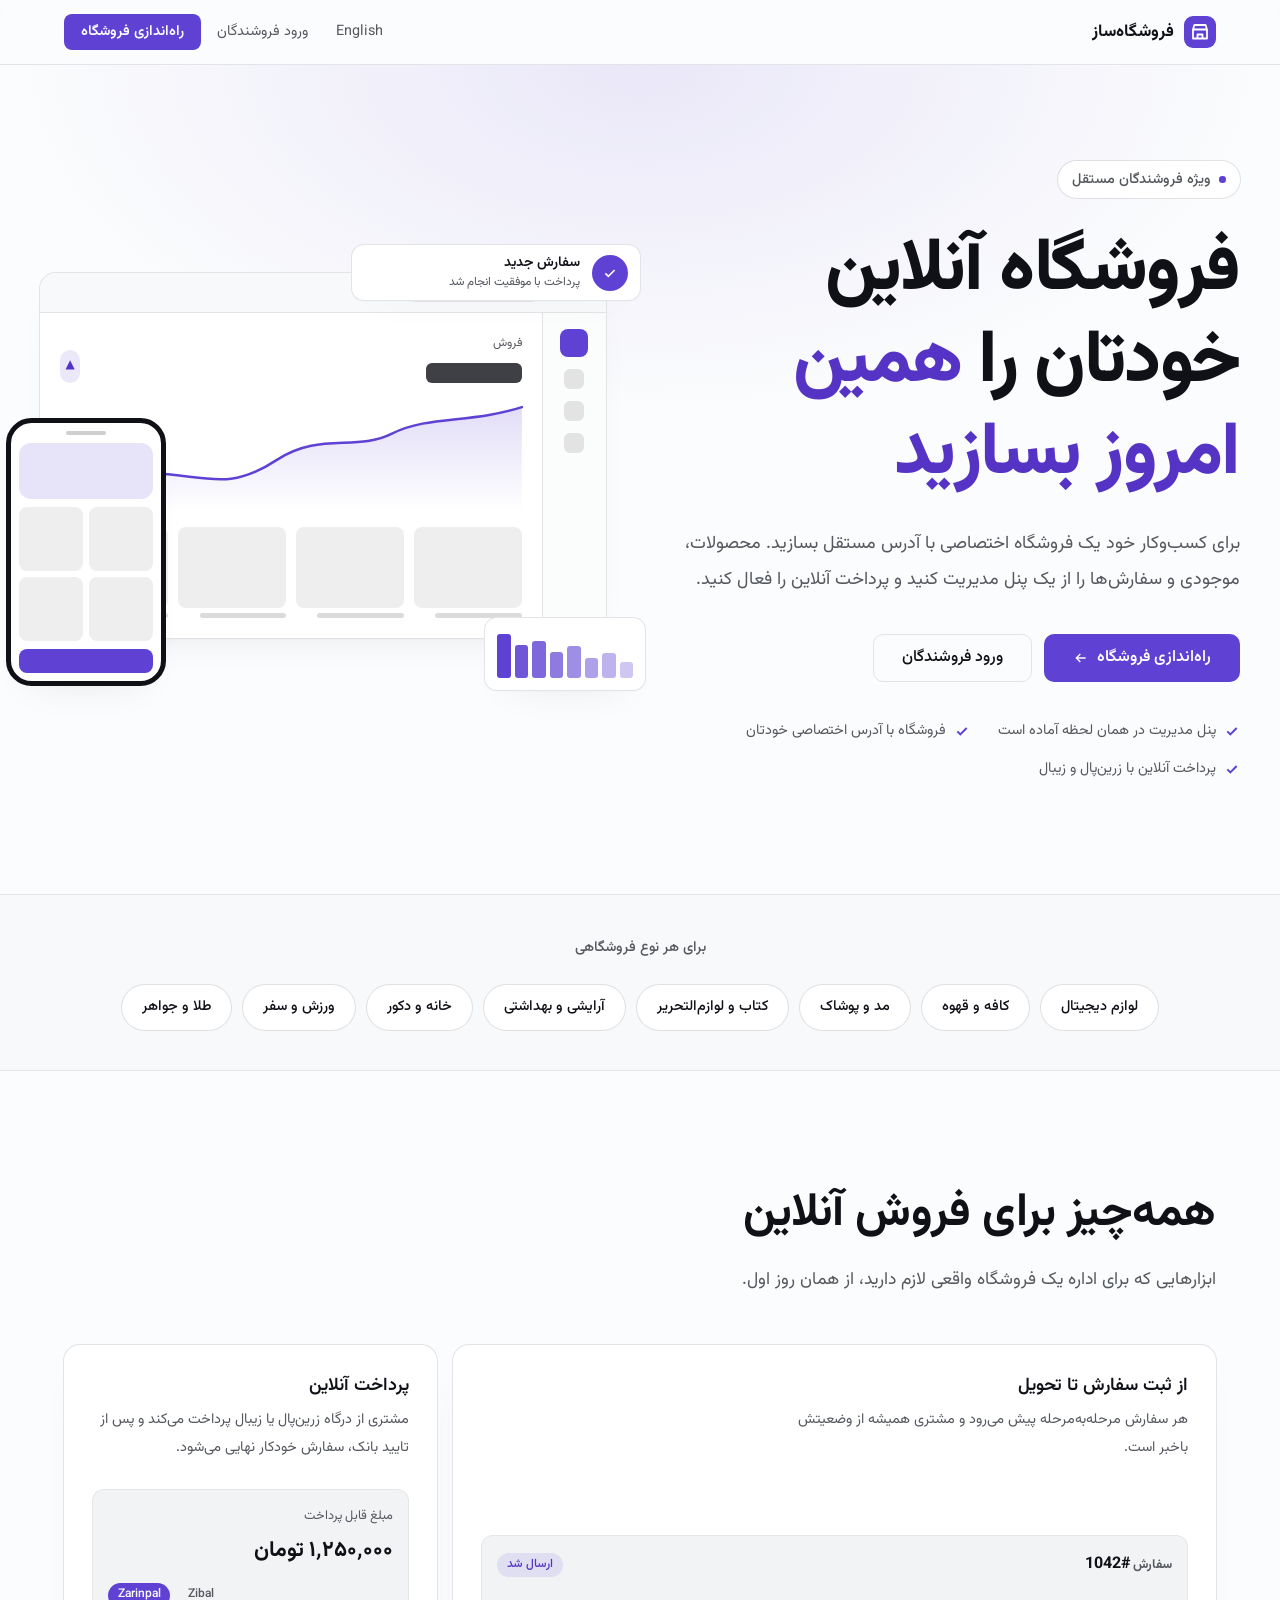
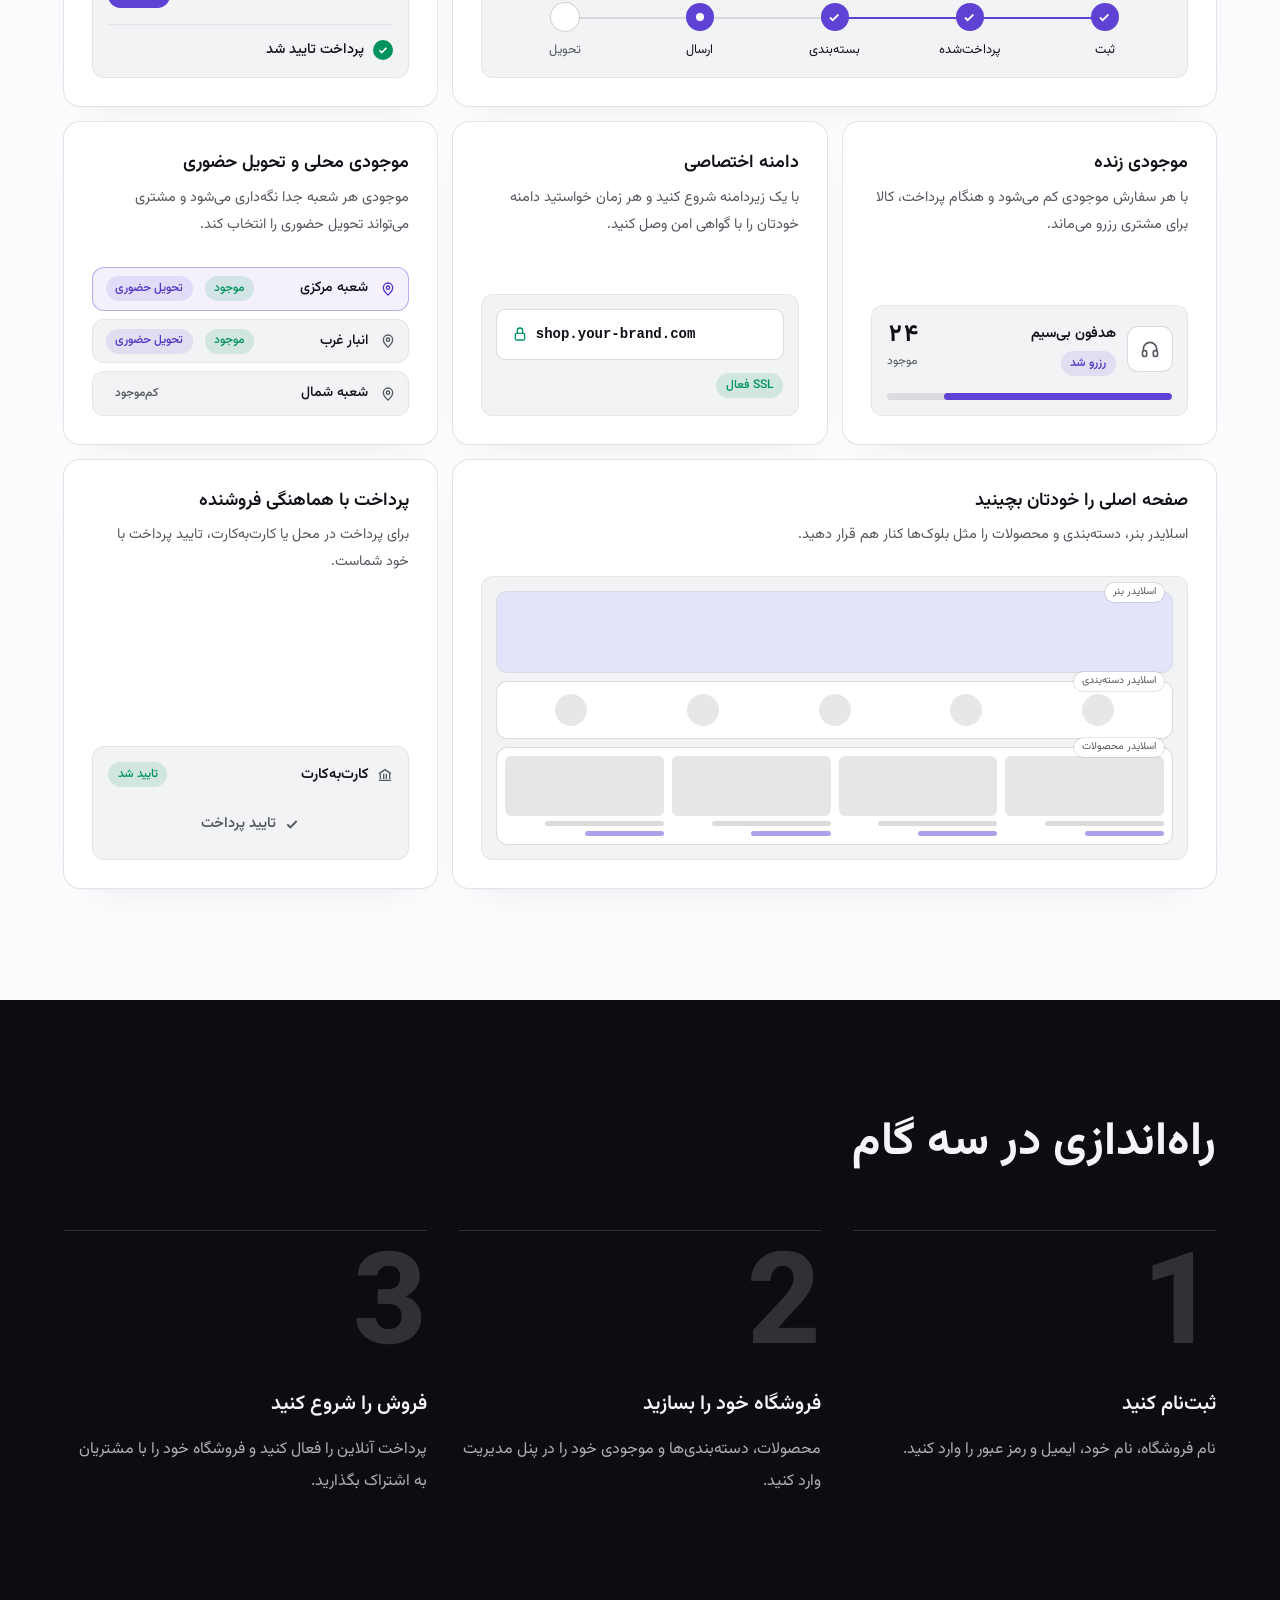
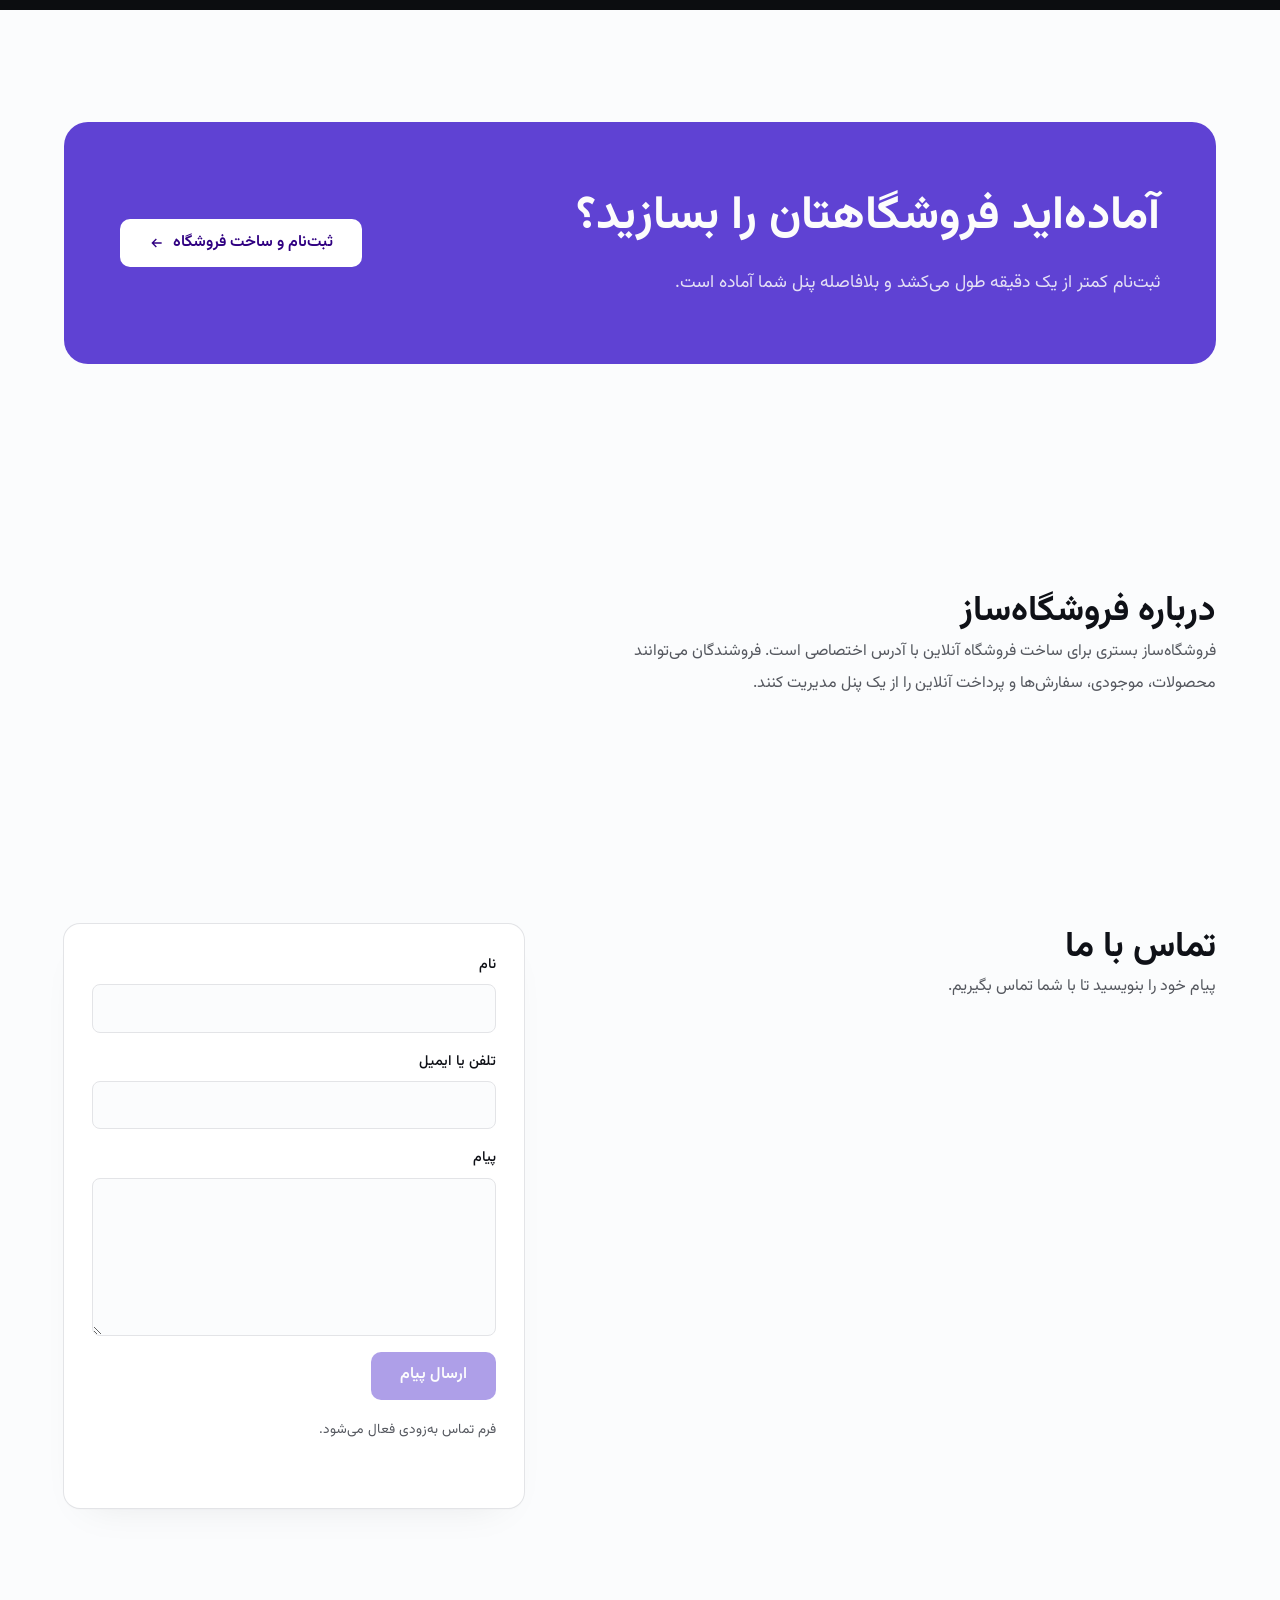
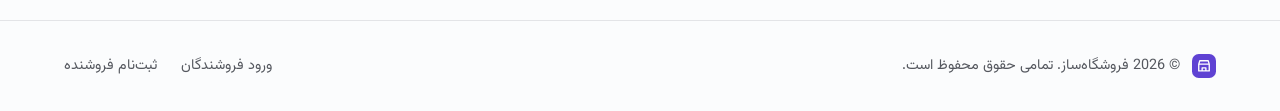
<file: index.html>
<!doctype html>
<html lang="fa" dir="rtl">
<head>
  <meta charset="utf-8">
  <meta name="viewport" content="width=device-width, initial-scale=1">
  <title>فروشگاه‌ساز | فروشگاه آنلاین خود را راه‌اندازی کنید</title>
  <meta name="description" content="فروشگاه آنلاین اختصاصی خود را با آدرس مستقل بسازید، محصولات و موجودی را مدیریت کنید و پرداخت آنلاین دریافت کنید.">
  <link rel="icon" href="favicon.svg" type="image/svg+xml">
  <link rel="alternate" hreflang="en" href="en/">
  <link rel="preconnect" href="https://fonts.googleapis.com">
  <link rel="preconnect" href="https://fonts.gstatic.com" crossorigin>
  <link href="https://fonts.googleapis.com/css2?family=Vazirmatn:wght@400;500;600;700;800&display=swap" rel="stylesheet">
  <link rel="stylesheet" href="styles.css">
</head>
<body>
  <header class="site-header">
    <div class="wrap">
      <a class="logo" href="#" aria-label="صفحه اصلی فروشگاه‌ساز">
        <svg viewBox="0 0 32 32" aria-hidden="true"><rect width="32" height="32" rx="9" fill="oklch(0.5 0.21 285)"/><path d="M9 13.5 10.4 9h11.2l1.4 4.5M9 13.5h14M9 13.5v9h14v-9" stroke="#fff" stroke-width="1.8" stroke-linecap="round" stroke-linejoin="round" fill="none"/><path d="M13.5 22.5v-4h5v4" stroke="#fff" stroke-width="1.8" stroke-linejoin="round" fill="none"/></svg>
        فروشگاه‌ساز
      </a>
      <nav class="nav" aria-label="فروشگاه‌ساز">
        <a class="link-lang" href="en/" hreflang="en" lang="en">English</a>
        <a class="link-login" href="#"><!-- TODO: platform URL -->ورود فروشندگان</a>
        <a class="btn" href="#"><!-- TODO: platform URL -->راه‌اندازی فروشگاه</a>
      </nav>
    </div>
  </header>

  <main>
    <section class="hero">
      <div class="wrap hero-grid">
        <div>
          <p class="eyebrow">ویژه فروشندگان مستقل</p>
          <h1>فروشگاه آنلاین خودتان را <span class="brand-text">همین امروز بسازید</span></h1>
          <p class="lead">برای کسب‌وکار خود یک فروشگاه اختصاصی با آدرس مستقل بسازید. محصولات، موجودی و سفارش‌ها را از یک پنل مدیریت کنید و پرداخت آنلاین را فعال کنید.</p>
          <div class="btn-row actions">
            <a class="btn btn-lg" href="#"><!-- TODO: platform URL -->راه‌اندازی فروشگاه <svg class="arrow" viewBox="0 0 24 24" fill="none" stroke="currentColor" stroke-width="2" aria-hidden="true"><path d="M5 12h14M13 6l6 6-6 6"/></svg></a>
            <a class="btn btn-lg btn-outline" href="#"><!-- TODO: platform URL -->ورود فروشندگان</a>
          </div>
          <ul class="highlights">
            <li><svg viewBox="0 0 24 24" fill="none" stroke="currentColor" stroke-width="3" aria-hidden="true"><path d="M5 12.5l4.5 4.5L19 7.5"/></svg>پنل مدیریت در همان لحظه آماده است</li>
            <li><svg viewBox="0 0 24 24" fill="none" stroke="currentColor" stroke-width="3" aria-hidden="true"><path d="M5 12.5l4.5 4.5L19 7.5"/></svg>فروشگاه با آدرس اختصاصی خودتان</li>
            <li><svg viewBox="0 0 24 24" fill="none" stroke="currentColor" stroke-width="3" aria-hidden="true"><path d="M5 12.5l4.5 4.5L19 7.5"/></svg>پرداخت آنلاین با زرین‌پال و زیبال</li>
          </ul>
        </div>

        <div class="mock" aria-hidden="true">
          <div class="surface mock-window">
            <div class="mock-bar">
              <div class="dots"><i></i><i></i><i></i></div>
              <div class="url-pill"></div>
            </div>
            <div class="mock-body">
              <div class="mock-side"><span></span><span></span><span></span><span></span></div>
              <div class="mock-main">
                <div class="mock-top">
                  <div>
                    <p class="label">فروش</p>
                    <div class="value"></div>
                  </div>
                  <span class="chip chip-brand" style="padding:.35rem">▲</span>
                </div>
                <svg class="mock-chart" viewBox="0 0 320 110" preserveAspectRatio="none" fill="none">
                  <defs>
                    <linearGradient id="area" x1="0" x2="0" y1="0" y2="1">
                      <stop offset="0" stop-color="oklch(0.5 0.21 285)" stop-opacity="0.18"/>
                      <stop offset="1" stop-color="oklch(0.5 0.21 285)" stop-opacity="0"/>
                    </linearGradient>
                  </defs>
                  <path d="M0 96 C30 90 45 70 75 74 S120 88 150 60 S205 52 230 34 S285 24 320 8 V110 H0Z" fill="url(#area)"/>
                  <path d="M0 96 C30 90 45 70 75 74 S120 88 150 60 S205 52 230 34 S285 24 320 8" stroke="oklch(0.5 0.21 285)" stroke-width="2.5" stroke-linecap="round" vector-effect="non-scaling-stroke"/>
                </svg>
                <div class="mock-products">
                  <div><i></i><b></b></div><div><i></i><b></b></div><div><i></i><b></b></div><div><i></i><b></b></div>
                </div>
              </div>
            </div>
          </div>

          <div class="surface phone">
            <div class="notch"></div>
            <div class="hero-tile"></div>
            <div class="tiles"><i></i><i></i><i></i><i></i></div>
            <div class="buy"></div>
          </div>

          <div class="surface toast">
            <span class="ico"><svg viewBox="0 0 24 24" fill="none" stroke="currentColor" stroke-width="2.5"><path d="M5 12.5l4.5 4.5L19 7.5"/></svg></span>
            <div>
              <p>سفارش جدید</p>
              <small>پرداخت با موفقیت انجام شد</small>
            </div>
          </div>

          <div class="surface bars-card">
            <div class="bars">
              <i style="height:34%;opacity:.3"></i><i style="height:52%;opacity:.4"></i><i style="height:41%;opacity:.5"></i><i style="height:66%;opacity:.6"></i><i style="height:55%;opacity:.7"></i><i style="height:78%;opacity:.8"></i><i style="height:70%;opacity:.9"></i><i style="height:92%;opacity:1"></i>
            </div>
          </div>
        </div>
      </div>
    </section>

    <section class="stores" aria-label="برای هر نوع فروشگاهی">
      <h2>برای هر نوع فروشگاهی</h2>
      <ul class="store-list">
        <li>لوازم دیجیتال</li>
        <li>کافه و قهوه</li>
        <li>مد و پوشاک</li>
        <li>کتاب و لوازم‌التحریر</li>
        <li>آرایشی و بهداشتی</li>
        <li>خانه و دکور</li>
        <li>ورزش و سفر</li>
        <li>طلا و جواهر</li>
      </ul>
    </section>

    <section class="section" aria-labelledby="features-title">
      <div class="wrap">
        <div class="section-head">
          <h2 id="features-title">همه‌چیز برای فروش آنلاین</h2>
          <p>ابزارهایی که برای اداره یک فروشگاه واقعی لازم دارید، از همان روز اول.</p>
        </div>

        <ul class="tiles">
          <li class="surface tile wide-md span-4">
            <h3>از ثبت سفارش تا تحویل</h3>
            <p>هر سفارش مرحله‌به‌مرحله پیش می‌رود و مشتری همیشه از وضعیتش باخبر است.</p>
            <div class="demo" aria-hidden="true">
              <div class="panel">
                <div class="panel-row">
                  <span class="bold ltr"><span class="muted">سفارش </span>#1042</span>
                  <span class="chip chip-brand">ارسال شد</span>
                </div>
                <ol class="stepper">
                  <li class="done"><span class="dot"><svg viewBox="0 0 24 24" fill="none" stroke="currentColor" stroke-width="3"><path d="M5 12.5l4.5 4.5L19 7.5"/></svg></span><span class="name">ثبت</span></li>
                  <li class="done"><span class="dot"><svg viewBox="0 0 24 24" fill="none" stroke="currentColor" stroke-width="3"><path d="M5 12.5l4.5 4.5L19 7.5"/></svg></span><span class="name">پرداخت‌شده</span></li>
                  <li class="done"><span class="dot"><svg viewBox="0 0 24 24" fill="none" stroke="currentColor" stroke-width="3"><path d="M5 12.5l4.5 4.5L19 7.5"/></svg></span><span class="name">بسته‌بندی</span></li>
                  <li class="active"><span class="dot"><i style="width:.5rem;height:.5rem;border-radius:50%;background:#fff"></i></span><span class="name">ارسال</span></li>
                  <li><span class="dot"></span><span class="name">تحویل</span></li>
                </ol>
              </div>
            </div>
          </li>

          <li class="surface tile span-2">
            <h3>پرداخت آنلاین</h3>
            <p>مشتری از درگاه زرین‌پال یا زیبال پرداخت می‌کند و پس از تایید بانک، سفارش خودکار نهایی می‌شود.</p>
            <div class="demo" aria-hidden="true">
              <div class="panel">
                <p class="muted">مبلغ قابل پرداخت</p>
                <p class="amount big">۱٬۲۵۰٬۰۰۰ تومان</p>
                <div class="gates ltr"><span class="chip chip-brand" style="background:var(--primary);color:var(--primary-fg)">Zarinpal</span><span class="chip">Zibal</span></div>
                <div class="verified"><span class="tick"><svg viewBox="0 0 24 24" fill="none" stroke="currentColor" stroke-width="3.5"><path d="M5 12.5l4.5 4.5L19 7.5"/></svg></span>پرداخت تایید شد</div>
              </div>
            </div>
          </li>

          <li class="surface tile span-2">
            <h3>موجودی زنده</h3>
            <p>با هر سفارش موجودی کم می‌شود و هنگام پرداخت، کالا برای مشتری رزرو می‌ماند.</p>
            <div class="demo" aria-hidden="true">
              <div class="panel">
                <div class="stock-row">
                  <span class="stock-icon"><svg viewBox="0 0 24 24" width="20" height="20" fill="none" stroke="currentColor" stroke-width="2"><path d="M4 14v-2a8 8 0 0 1 16 0v2"/><rect x="3" y="14" width="5" height="7" rx="2"/><rect x="16" y="14" width="5" height="7" rx="2"/></svg></span>
                  <div class="info">
                    <p>هدفون بی‌سیم</p>
                    <span class="chip chip-brand">رزرو شد</span>
                  </div>
                  <div class="count"><strong>۲۴</strong><span>موجود</span></div>
                </div>
                <div class="meter"><i></i></div>
              </div>
            </div>
          </li>

          <li class="surface tile span-2">
            <h3>دامنه اختصاصی</h3>
            <p>با یک زیردامنه شروع کنید و هر زمان خواستید دامنه خودتان را با گواهی امن وصل کنید.</p>
            <div class="demo" aria-hidden="true">
              <div class="panel">
                <div class="domain-box">
                  <svg viewBox="0 0 24 24" fill="none" stroke="currentColor" stroke-width="2"><rect x="5" y="11" width="14" height="10" rx="2"/><path d="M8 11V7a4 4 0 0 1 8 0v4"/></svg>
                  <b>shop.your-brand.com</b>
                </div>
                <div class="domain-ssl"><span class="chip chip-ok">SSL فعال</span></div>
              </div>
            </div>
          </li>

          <li class="surface tile span-2">
            <h3>موجودی محلی و تحویل حضوری</h3>
            <p>موجودی هر شعبه جدا نگه‌داری می‌شود و مشتری می‌تواند تحویل حضوری را انتخاب کند.</p>
            <div class="demo" aria-hidden="true">
              <ul class="pickup">
                <li class="current"><svg viewBox="0 0 24 24" fill="none" stroke="currentColor" stroke-width="2"><path d="M12 21s-7-6.2-7-11a7 7 0 0 1 14 0c0 4.8-7 11-7 11z"/><circle cx="12" cy="10" r="2.5"/></svg><span class="place">شعبه مرکزی</span><span class="chip chip-ok">موجود</span><span class="chip chip-brand">تحویل حضوری</span></li>
                <li><svg viewBox="0 0 24 24" fill="none" stroke="currentColor" stroke-width="2"><path d="M12 21s-7-6.2-7-11a7 7 0 0 1 14 0c0 4.8-7 11-7 11z"/><circle cx="12" cy="10" r="2.5"/></svg><span class="place">انبار غرب</span><span class="chip chip-ok">موجود</span><span class="chip chip-brand">تحویل حضوری</span></li>
                <li><svg viewBox="0 0 24 24" fill="none" stroke="currentColor" stroke-width="2"><path d="M12 21s-7-6.2-7-11a7 7 0 0 1 14 0c0 4.8-7 11-7 11z"/><circle cx="12" cy="10" r="2.5"/></svg><span class="place">شعبه شمال</span><span class="chip">کم‌موجود</span></li>
              </ul>
            </div>
          </li>

          <li class="surface tile span-4">
            <h3>صفحه اصلی را خودتان بچینید</h3>
            <p>اسلایدر بنر، دسته‌بندی و محصولات را مثل بلوک‌ها کنار هم قرار دهید.</p>
            <div class="demo" aria-hidden="true">
              <div class="panel blocks">
                <div class="block b-banner"><span class="tag">اسلایدر بنر</span></div>
                <div class="block b-cats"><span class="tag">اسلایدر دسته‌بندی</span><i></i><i></i><i></i><i></i><i></i></div>
                <div class="block b-products"><span class="tag">اسلایدر محصولات</span><div><i></i><b></b><b class="acc"></b></div><div><i></i><b></b><b class="acc"></b></div><div><i></i><b></b><b class="acc"></b></div><div><i></i><b></b><b class="acc"></b></div></div>
              </div>
            </div>
          </li>

          <li class="surface tile span-2">
            <h3>پرداخت با هماهنگی فروشنده</h3>
            <p>برای پرداخت در محل یا کارت‌به‌کارت، تایید پرداخت با خود شماست.</p>
            <div class="demo" aria-hidden="true">
              <div class="panel">
                <div class="manual-head">
                  <span class="m"><svg viewBox="0 0 24 24" fill="none" stroke="currentColor" stroke-width="2"><path d="M3 10l9-6 9 6M5 10v8M10 10v8M14 10v8M19 10v8M3 20h18"/></svg>کارت‌به‌کارت</span>
                  <span class="chip chip-ok">تایید شد</span>
                </div>
                <div class="manual-btn"><svg viewBox="0 0 24 24" fill="none" stroke="currentColor" stroke-width="3"><path d="M5 12.5l4.5 4.5L19 7.5"/></svg>تایید پرداخت</div>
              </div>
            </div>
          </li>
        </ul>
      </div>
    </section>

    <section class="section ink" aria-labelledby="steps-title">
      <div class="wrap">
        <h2 id="steps-title" class="section-head" style="font-size:clamp(1.9rem,4vw,2.9rem);font-weight:700;line-height:1.35;max-width:48rem;text-wrap:balance">راه‌اندازی در سه گام</h2>
        <ol class="steps">
          <li>
            <span class="numeral" aria-hidden="true">1</span>
            <h3>ثبت‌نام کنید</h3>
            <p>نام فروشگاه، نام خود، ایمیل و رمز عبور را وارد کنید.</p>
          </li>
          <li>
            <span class="numeral" aria-hidden="true">2</span>
            <h3>فروشگاه خود را بسازید</h3>
            <p>محصولات، دسته‌بندی‌ها و موجودی خود را در پنل مدیریت وارد کنید.</p>
          </li>
          <li>
            <span class="numeral" aria-hidden="true">3</span>
            <h3>فروش را شروع کنید</h3>
            <p>پرداخت آنلاین را فعال کنید و فروشگاه خود را با مشتریان به اشتراک بگذارید.</p>
          </li>
        </ol>
      </div>
    </section>

    <section class="section">
      <div class="wrap">
        <div class="cta">
          <div>
            <h2>آماده‌اید فروشگاهتان را بسازید؟</h2>
            <p>ثبت‌نام کمتر از یک دقیقه طول می‌کشد و بلافاصله پنل شما آماده است.</p>
          </div>
          <a class="btn btn-lg btn-white" href="#"><!-- TODO: platform URL -->ثبت‌نام و ساخت فروشگاه <svg class="arrow" viewBox="0 0 24 24" fill="none" stroke="currentColor" stroke-width="2" aria-hidden="true"><path d="M5 12h14M13 6l6 6-6 6"/></svg></a>
        </div>
      </div>
    </section>

    <section class="section" aria-labelledby="about-title">
      <div class="wrap about-grid">
        <div>
          <h2 id="about-title">درباره فروشگاه‌ساز</h2>
          <p>فروشگاه‌ساز بستری برای ساخت فروشگاه آنلاین با آدرس اختصاصی است. فروشندگان می‌توانند محصولات، موجودی، سفارش‌ها و پرداخت آنلاین را از یک پنل مدیریت کنند.</p>
        </div>
      </div>
    </section>
    <section class="section" id="contact" aria-labelledby="contact-title">
      <div class="wrap about-grid">
        <div>
          <h2 id="contact-title">تماس با ما</h2>
          <p>پیام خود را بنویسید تا با شما تماس بگیریم.</p>
        </div>
        <form id="contact-form" class="surface contact-form">
          <label>
            نام
            <input name="name" type="text" required maxlength="100" autocomplete="name">
          </label>
          <label>
            تلفن یا ایمیل
            <input name="contact" type="text" required maxlength="150" autocomplete="email">
          </label>
          <label>
            پیام
            <textarea name="message" required rows="5" maxlength="2000"></textarea>
          </label>
          <button type="submit" class="btn btn-lg" disabled aria-disabled="true">ارسال پیام</button>
          <p class="form-note">فرم تماس به‌زودی فعال می‌شود.</p>
          <p id="contact-status" class="form-status" role="status" aria-live="polite"></p>
        </form>
      </div>
    </section>
  </main>

  <footer class="site-footer">
    <div class="wrap">
      <div class="brand-line">
        <svg viewBox="0 0 32 32" aria-hidden="true"><rect width="32" height="32" rx="9" fill="oklch(0.5 0.21 285)"/><path d="M9 13.5 10.4 9h11.2l1.4 4.5M9 13.5h14M9 13.5v9h14v-9" stroke="#fff" stroke-width="1.8" stroke-linecap="round" stroke-linejoin="round" fill="none"/><path d="M13.5 22.5v-4h5v4" stroke="#fff" stroke-width="1.8" stroke-linejoin="round" fill="none"/></svg>
        <p>© 2026 فروشگاه‌ساز. تمامی حقوق محفوظ است.</p>
      </div>
      <nav aria-label="فروشگاه‌ساز">
        <a href="#"><!-- TODO: platform URL -->ورود فروشندگان</a>
        <a href="#"><!-- TODO: platform URL -->ثبت‌نام فروشنده</a>
      </nav>
    </div>
  </footer>
  <script src="contact.js" defer></script>
</body>
</html>
</file>
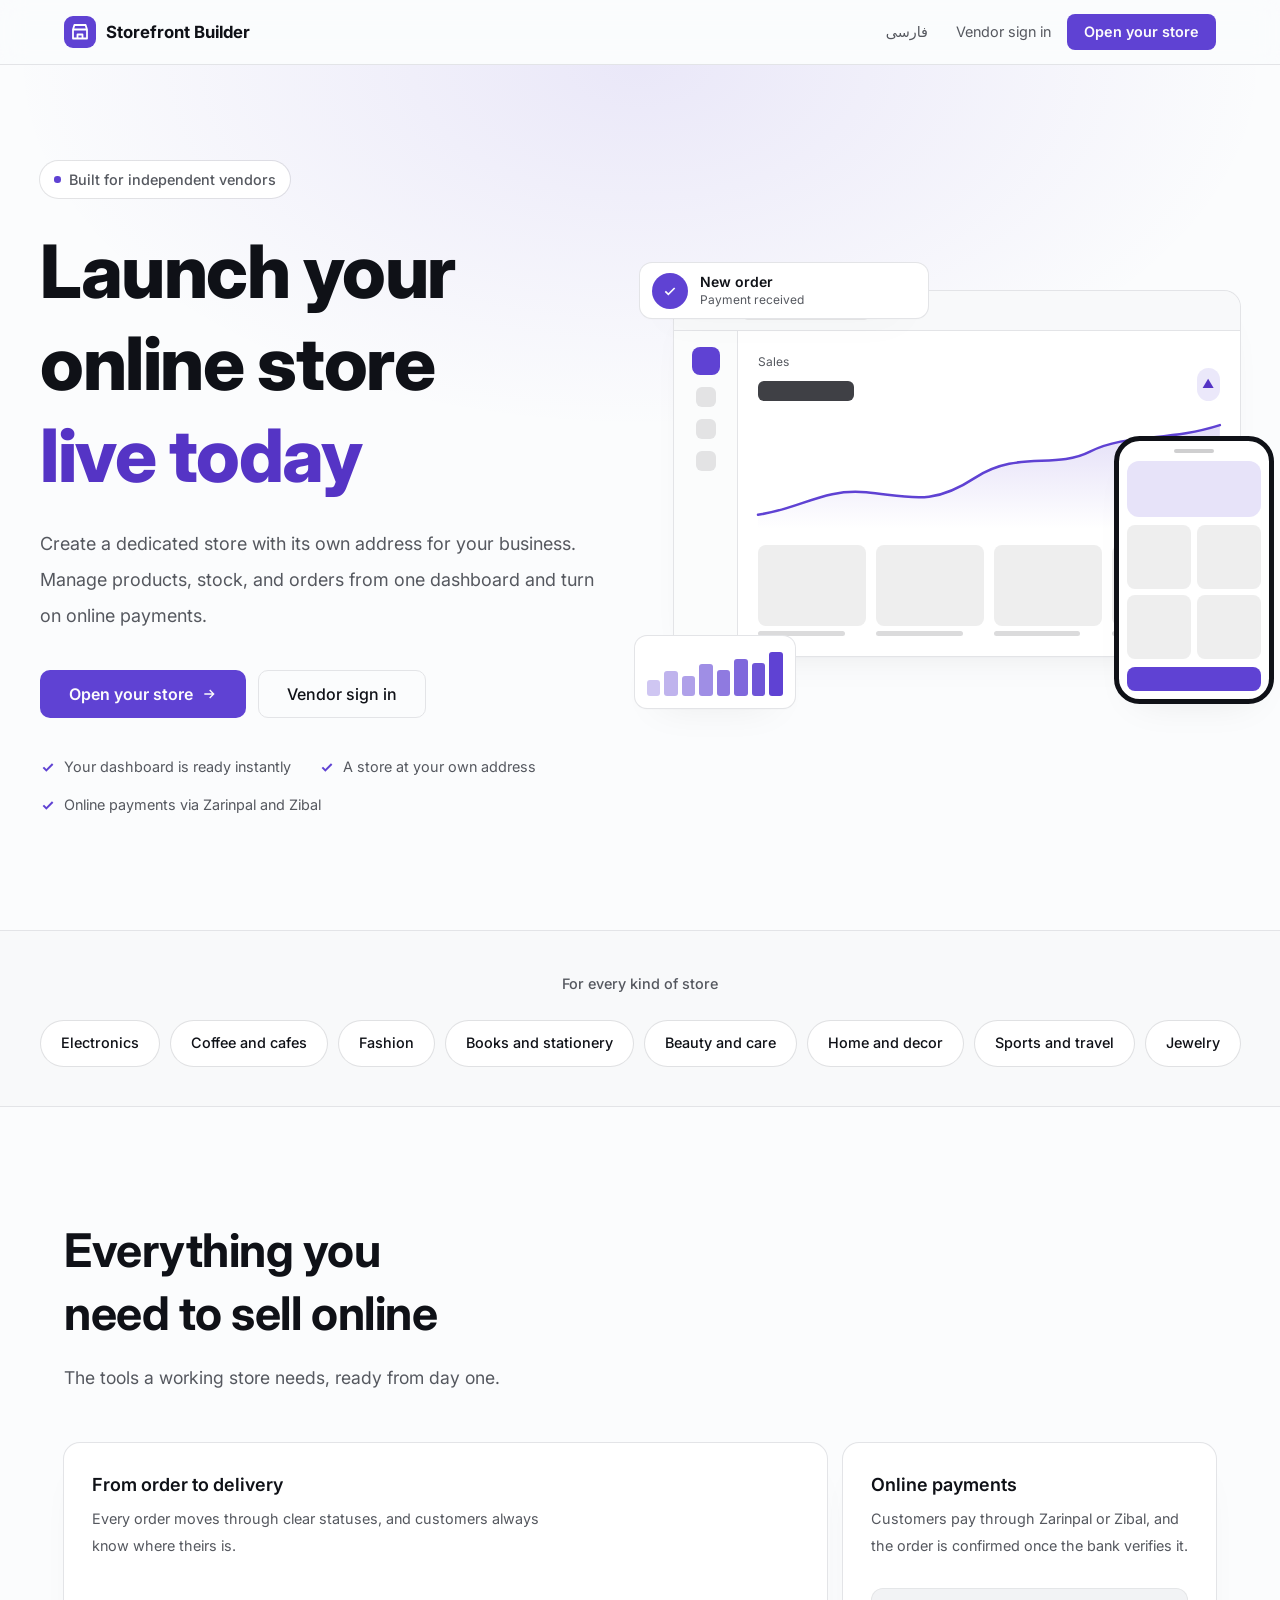
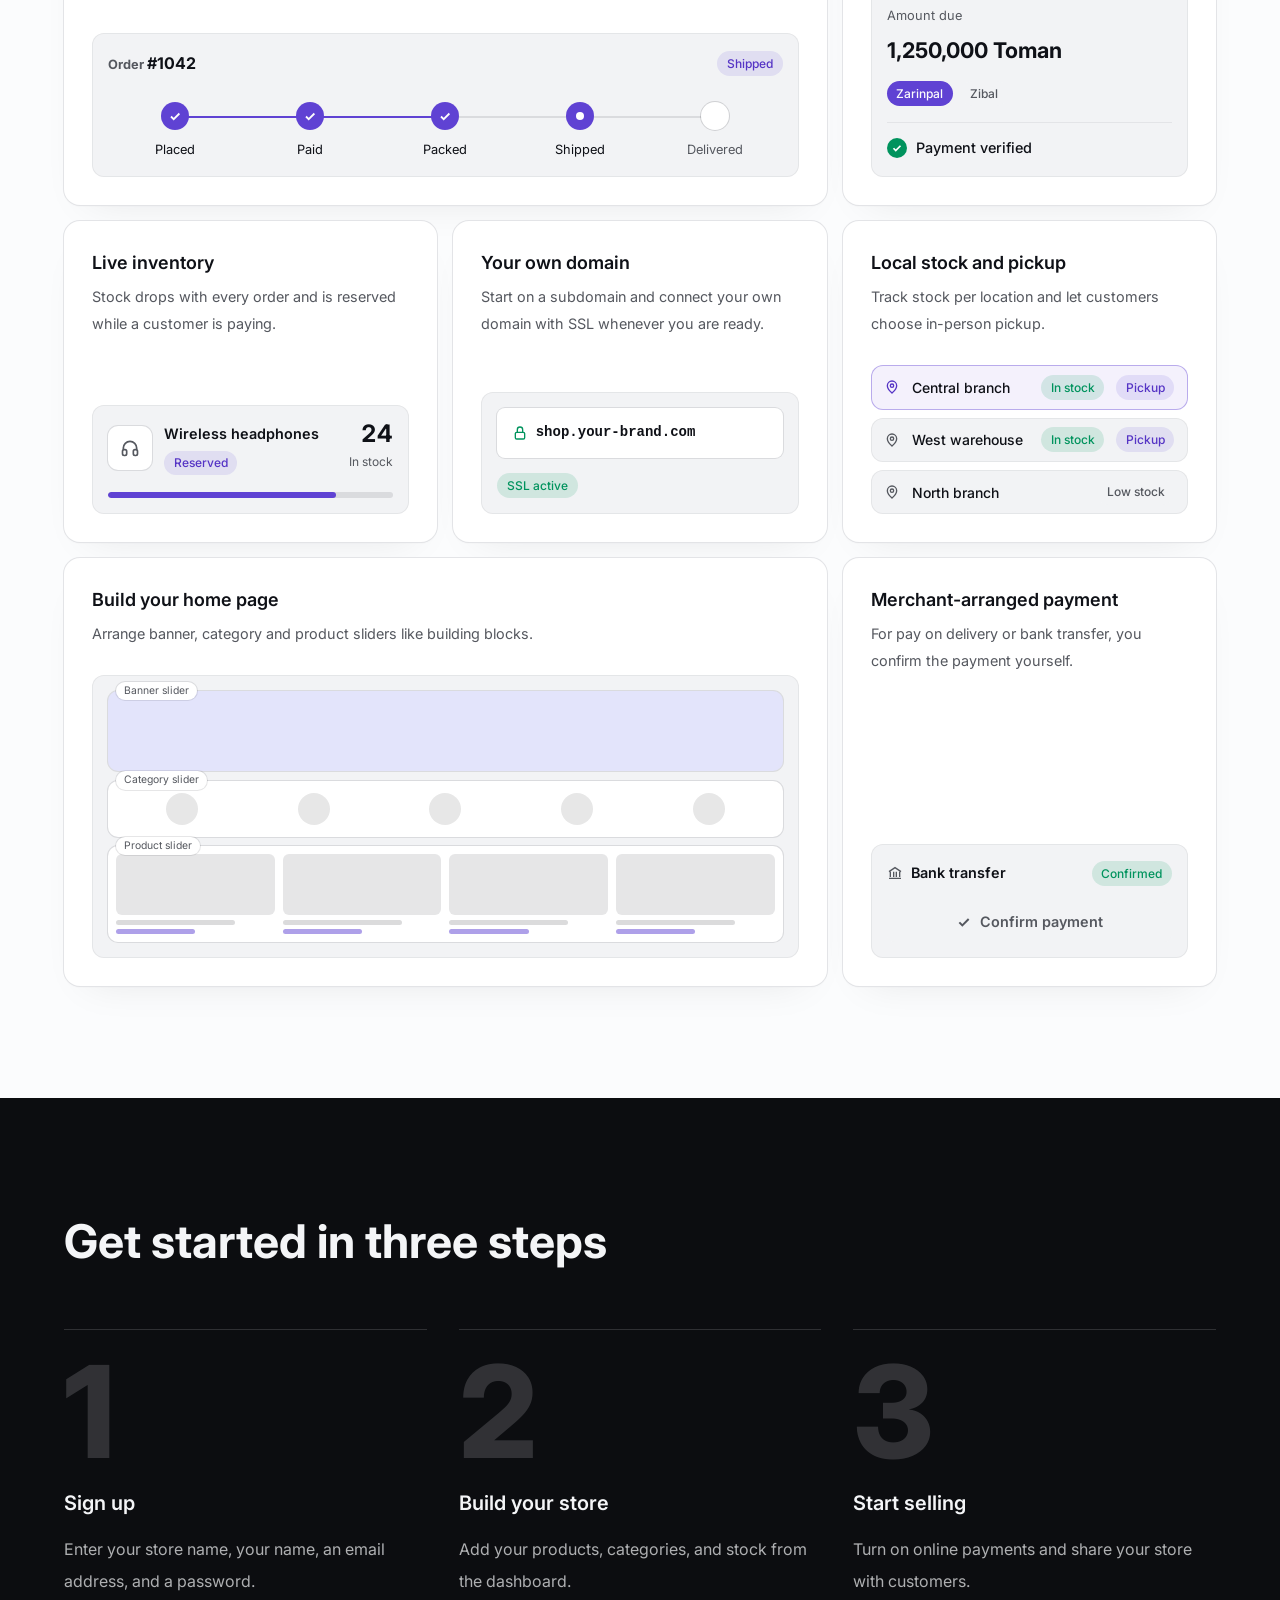
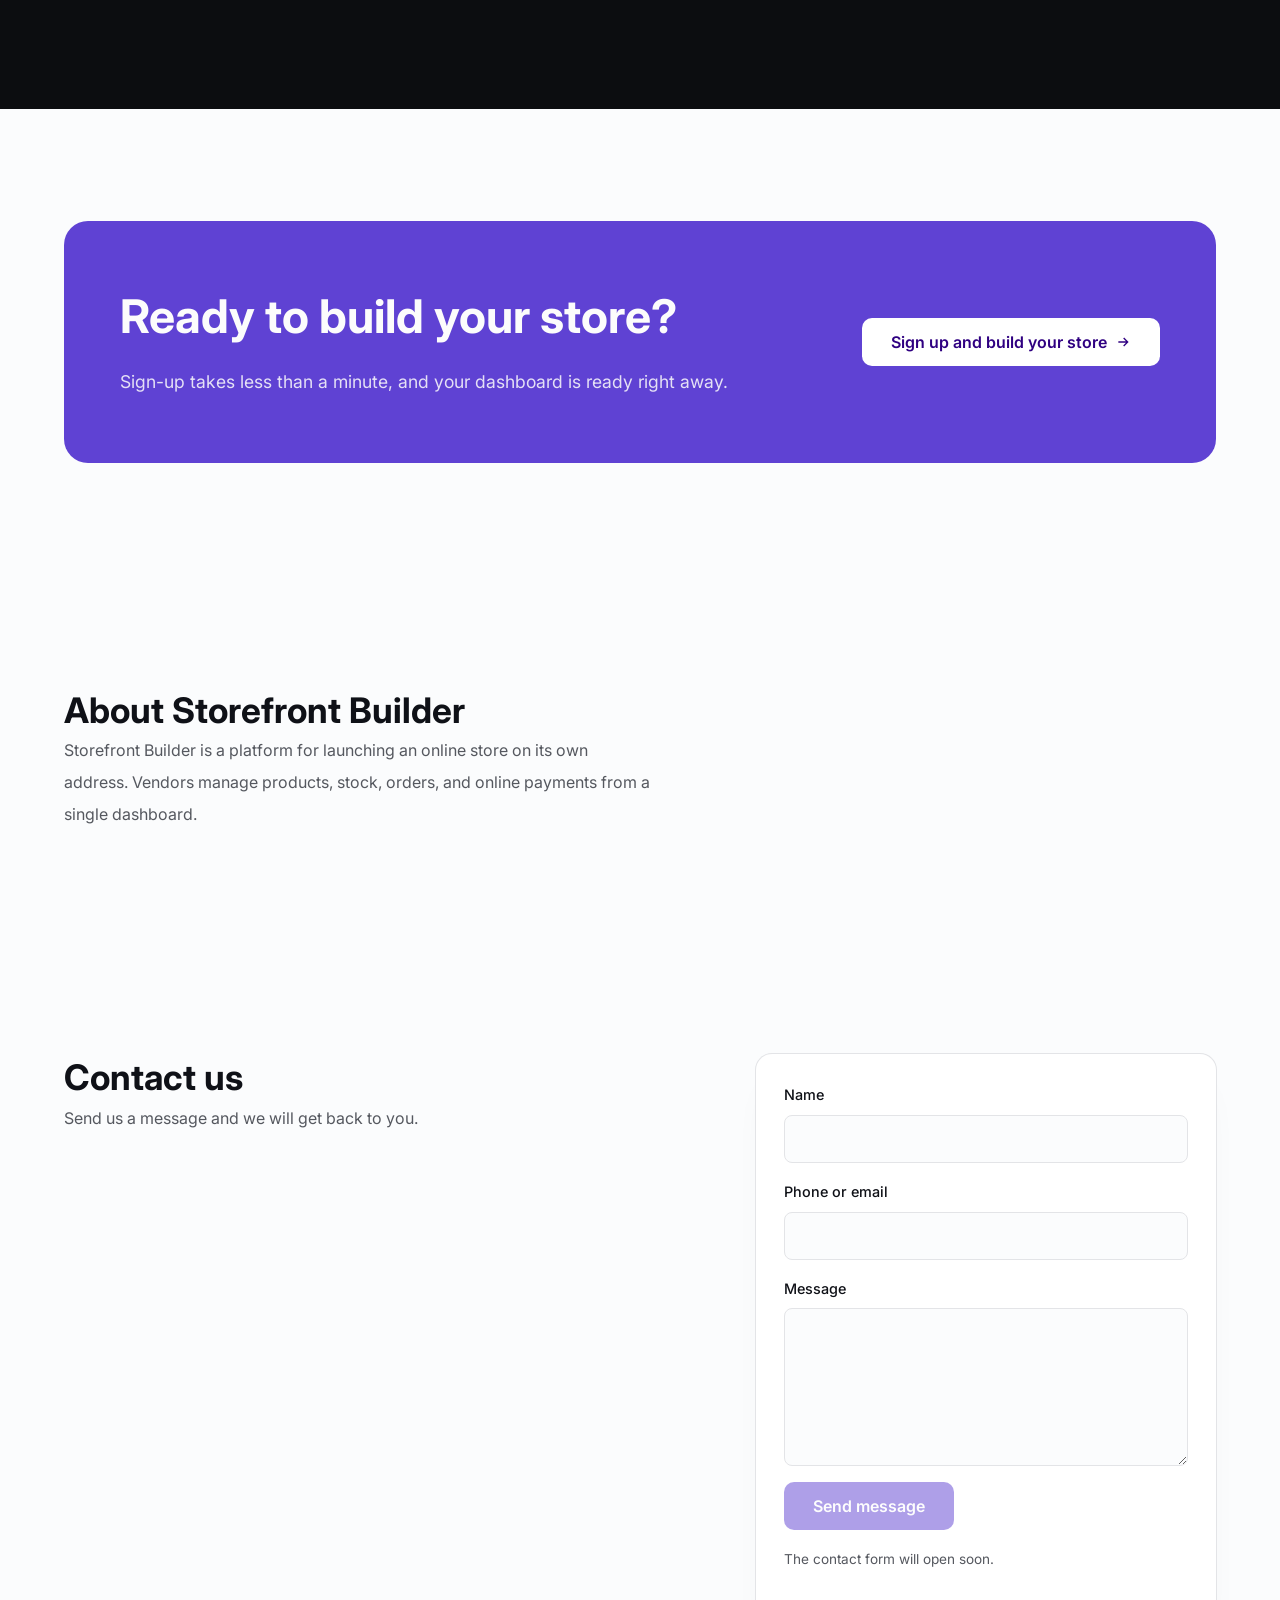
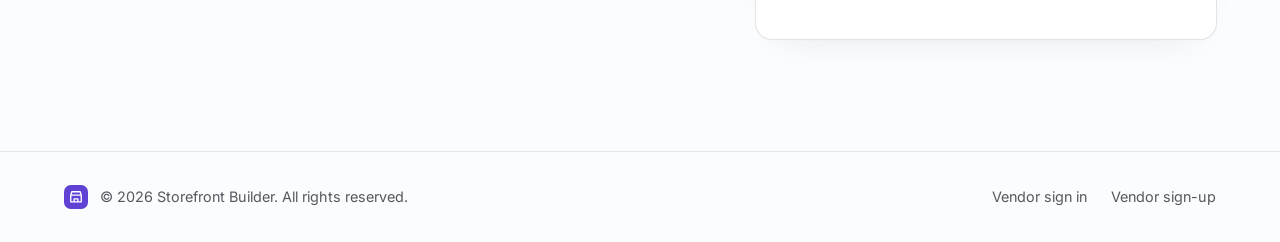
<file: en/index.html>
<!doctype html>
<html lang="en" dir="ltr">
<head>
  <meta charset="utf-8">
  <meta name="viewport" content="width=device-width, initial-scale=1">
  <title>Storefront Builder | Launch your online store</title>
  <meta name="description" content="Build your own online store on an independent address, manage products and stock, and accept online payments.">
  <link rel="icon" href="../favicon.svg" type="image/svg+xml">
  <link rel="alternate" hreflang="fa" href="../">
  <link rel="preconnect" href="https://fonts.googleapis.com">
  <link rel="preconnect" href="https://fonts.gstatic.com" crossorigin>
  <link href="https://fonts.googleapis.com/css2?family=Inter:wght@400;500;600;700;800&display=swap" rel="stylesheet">
  <link rel="stylesheet" href="../styles.css">
</head>
<body>
  <header class="site-header">
    <div class="wrap">
      <a class="logo" href="#" aria-label="Storefront Builder home">
        <svg viewBox="0 0 32 32" aria-hidden="true"><rect width="32" height="32" rx="9" fill="oklch(0.5 0.21 285)"/><path d="M9 13.5 10.4 9h11.2l1.4 4.5M9 13.5h14M9 13.5v9h14v-9" stroke="#fff" stroke-width="1.8" stroke-linecap="round" stroke-linejoin="round" fill="none"/><path d="M13.5 22.5v-4h5v4" stroke="#fff" stroke-width="1.8" stroke-linejoin="round" fill="none"/></svg>
        Storefront Builder
      </a>
      <nav class="nav" aria-label="Storefront Builder">
        <a class="link-lang" href="../" hreflang="fa" lang="fa">فارسی</a>
        <a class="link-login" href="#"><!-- TODO: platform URL -->Vendor sign in</a>
        <a class="btn" href="#"><!-- TODO: platform URL -->Open your store</a>
      </nav>
    </div>
  </header>

  <main>
    <section class="hero">
      <div class="wrap hero-grid">
        <div>
          <p class="eyebrow">Built for independent vendors</p>
          <h1>Launch your online store <span class="brand-text">live today</span></h1>
          <p class="lead">Create a dedicated store with its own address for your business. Manage products, stock, and orders from one dashboard and turn on online payments.</p>
          <div class="btn-row actions">
            <a class="btn btn-lg" href="#"><!-- TODO: platform URL -->Open your store <svg class="arrow" viewBox="0 0 24 24" fill="none" stroke="currentColor" stroke-width="2" aria-hidden="true"><path d="M5 12h14M13 6l6 6-6 6"/></svg></a>
            <a class="btn btn-lg btn-outline" href="#"><!-- TODO: platform URL -->Vendor sign in</a>
          </div>
          <ul class="highlights">
            <li><svg viewBox="0 0 24 24" fill="none" stroke="currentColor" stroke-width="3" aria-hidden="true"><path d="M5 12.5l4.5 4.5L19 7.5"/></svg>Your dashboard is ready instantly</li>
            <li><svg viewBox="0 0 24 24" fill="none" stroke="currentColor" stroke-width="3" aria-hidden="true"><path d="M5 12.5l4.5 4.5L19 7.5"/></svg>A store at your own address</li>
            <li><svg viewBox="0 0 24 24" fill="none" stroke="currentColor" stroke-width="3" aria-hidden="true"><path d="M5 12.5l4.5 4.5L19 7.5"/></svg>Online payments via Zarinpal and Zibal</li>
          </ul>
        </div>

        <div class="mock" aria-hidden="true">
          <div class="surface mock-window">
            <div class="mock-bar">
              <div class="dots"><i></i><i></i><i></i></div>
              <div class="url-pill"></div>
            </div>
            <div class="mock-body">
              <div class="mock-side"><span></span><span></span><span></span><span></span></div>
              <div class="mock-main">
                <div class="mock-top">
                  <div>
                    <p class="label">Sales</p>
                    <div class="value"></div>
                  </div>
                  <span class="chip chip-brand" style="padding:.35rem">▲</span>
                </div>
                <svg class="mock-chart" viewBox="0 0 320 110" preserveAspectRatio="none" fill="none">
                  <defs>
                    <linearGradient id="area" x1="0" x2="0" y1="0" y2="1">
                      <stop offset="0" stop-color="oklch(0.5 0.21 285)" stop-opacity="0.18"/>
                      <stop offset="1" stop-color="oklch(0.5 0.21 285)" stop-opacity="0"/>
                    </linearGradient>
                  </defs>
                  <path d="M0 96 C30 90 45 70 75 74 S120 88 150 60 S205 52 230 34 S285 24 320 8 V110 H0Z" fill="url(#area)"/>
                  <path d="M0 96 C30 90 45 70 75 74 S120 88 150 60 S205 52 230 34 S285 24 320 8" stroke="oklch(0.5 0.21 285)" stroke-width="2.5" stroke-linecap="round" vector-effect="non-scaling-stroke"/>
                </svg>
                <div class="mock-products">
                  <div><i></i><b></b></div><div><i></i><b></b></div><div><i></i><b></b></div><div><i></i><b></b></div>
                </div>
              </div>
            </div>
          </div>

          <div class="surface phone">
            <div class="notch"></div>
            <div class="hero-tile"></div>
            <div class="tiles"><i></i><i></i><i></i><i></i></div>
            <div class="buy"></div>
          </div>

          <div class="surface toast">
            <span class="ico"><svg viewBox="0 0 24 24" fill="none" stroke="currentColor" stroke-width="2.5"><path d="M5 12.5l4.5 4.5L19 7.5"/></svg></span>
            <div>
              <p>New order</p>
              <small>Payment received</small>
            </div>
          </div>

          <div class="surface bars-card">
            <div class="bars">
              <i style="height:34%;opacity:.3"></i><i style="height:52%;opacity:.4"></i><i style="height:41%;opacity:.5"></i><i style="height:66%;opacity:.6"></i><i style="height:55%;opacity:.7"></i><i style="height:78%;opacity:.8"></i><i style="height:70%;opacity:.9"></i><i style="height:92%;opacity:1"></i>
            </div>
          </div>
        </div>
      </div>
    </section>

    <section class="stores" aria-label="For every kind of store">
      <h2>For every kind of store</h2>
      <ul class="store-list">
        <li>Electronics</li>
        <li>Coffee and cafes</li>
        <li>Fashion</li>
        <li>Books and stationery</li>
        <li>Beauty and care</li>
        <li>Home and decor</li>
        <li>Sports and travel</li>
        <li>Jewelry</li>
      </ul>
    </section>

    <section class="section" aria-labelledby="features-title">
      <div class="wrap">
        <div class="section-head">
          <h2 id="features-title">Everything you need to sell online</h2>
          <p>The tools a working store needs, ready from day one.</p>
        </div>

        <ul class="tiles">
          <li class="surface tile wide-md span-4">
            <h3>From order to delivery</h3>
            <p>Every order moves through clear statuses, and customers always know where theirs is.</p>
            <div class="demo" aria-hidden="true">
              <div class="panel">
                <div class="panel-row">
                  <span class="bold ltr"><span class="muted">Order </span>#1042</span>
                  <span class="chip chip-brand">Shipped</span>
                </div>
                <ol class="stepper">
                  <li class="done"><span class="dot"><svg viewBox="0 0 24 24" fill="none" stroke="currentColor" stroke-width="3"><path d="M5 12.5l4.5 4.5L19 7.5"/></svg></span><span class="name">Placed</span></li>
                  <li class="done"><span class="dot"><svg viewBox="0 0 24 24" fill="none" stroke="currentColor" stroke-width="3"><path d="M5 12.5l4.5 4.5L19 7.5"/></svg></span><span class="name">Paid</span></li>
                  <li class="done"><span class="dot"><svg viewBox="0 0 24 24" fill="none" stroke="currentColor" stroke-width="3"><path d="M5 12.5l4.5 4.5L19 7.5"/></svg></span><span class="name">Packed</span></li>
                  <li class="active"><span class="dot"><i style="width:.5rem;height:.5rem;border-radius:50%;background:#fff"></i></span><span class="name">Shipped</span></li>
                  <li><span class="dot"></span><span class="name">Delivered</span></li>
                </ol>
              </div>
            </div>
          </li>

          <li class="surface tile span-2">
            <h3>Online payments</h3>
            <p>Customers pay through Zarinpal or Zibal, and the order is confirmed once the bank verifies it.</p>
            <div class="demo" aria-hidden="true">
              <div class="panel">
                <p class="muted">Amount due</p>
                <p class="amount big">1,250,000 Toman</p>
                <div class="gates ltr"><span class="chip chip-brand" style="background:var(--primary);color:var(--primary-fg)">Zarinpal</span><span class="chip">Zibal</span></div>
                <div class="verified"><span class="tick"><svg viewBox="0 0 24 24" fill="none" stroke="currentColor" stroke-width="3.5"><path d="M5 12.5l4.5 4.5L19 7.5"/></svg></span>Payment verified</div>
              </div>
            </div>
          </li>

          <li class="surface tile span-2">
            <h3>Live inventory</h3>
            <p>Stock drops with every order and is reserved while a customer is paying.</p>
            <div class="demo" aria-hidden="true">
              <div class="panel">
                <div class="stock-row">
                  <span class="stock-icon"><svg viewBox="0 0 24 24" width="20" height="20" fill="none" stroke="currentColor" stroke-width="2"><path d="M4 14v-2a8 8 0 0 1 16 0v2"/><rect x="3" y="14" width="5" height="7" rx="2"/><rect x="16" y="14" width="5" height="7" rx="2"/></svg></span>
                  <div class="info">
                    <p>Wireless headphones</p>
                    <span class="chip chip-brand">Reserved</span>
                  </div>
                  <div class="count"><strong>24</strong><span>In stock</span></div>
                </div>
                <div class="meter"><i></i></div>
              </div>
            </div>
          </li>

          <li class="surface tile span-2">
            <h3>Your own domain</h3>
            <p>Start on a subdomain and connect your own domain with SSL whenever you are ready.</p>
            <div class="demo" aria-hidden="true">
              <div class="panel">
                <div class="domain-box">
                  <svg viewBox="0 0 24 24" fill="none" stroke="currentColor" stroke-width="2"><rect x="5" y="11" width="14" height="10" rx="2"/><path d="M8 11V7a4 4 0 0 1 8 0v4"/></svg>
                  <b>shop.your-brand.com</b>
                </div>
                <div class="domain-ssl"><span class="chip chip-ok">SSL active</span></div>
              </div>
            </div>
          </li>

          <li class="surface tile span-2">
            <h3>Local stock and pickup</h3>
            <p>Track stock per location and let customers choose in-person pickup.</p>
            <div class="demo" aria-hidden="true">
              <ul class="pickup">
                <li class="current"><svg viewBox="0 0 24 24" fill="none" stroke="currentColor" stroke-width="2"><path d="M12 21s-7-6.2-7-11a7 7 0 0 1 14 0c0 4.8-7 11-7 11z"/><circle cx="12" cy="10" r="2.5"/></svg><span class="place">Central branch</span><span class="chip chip-ok">In stock</span><span class="chip chip-brand">Pickup</span></li>
                <li><svg viewBox="0 0 24 24" fill="none" stroke="currentColor" stroke-width="2"><path d="M12 21s-7-6.2-7-11a7 7 0 0 1 14 0c0 4.8-7 11-7 11z"/><circle cx="12" cy="10" r="2.5"/></svg><span class="place">West warehouse</span><span class="chip chip-ok">In stock</span><span class="chip chip-brand">Pickup</span></li>
                <li><svg viewBox="0 0 24 24" fill="none" stroke="currentColor" stroke-width="2"><path d="M12 21s-7-6.2-7-11a7 7 0 0 1 14 0c0 4.8-7 11-7 11z"/><circle cx="12" cy="10" r="2.5"/></svg><span class="place">North branch</span><span class="chip">Low stock</span></li>
              </ul>
            </div>
          </li>

          <li class="surface tile span-4">
            <h3>Build your home page</h3>
            <p>Arrange banner, category and product sliders like building blocks.</p>
            <div class="demo" aria-hidden="true">
              <div class="panel blocks">
                <div class="block b-banner"><span class="tag">Banner slider</span></div>
                <div class="block b-cats"><span class="tag">Category slider</span><i></i><i></i><i></i><i></i><i></i></div>
                <div class="block b-products"><span class="tag">Product slider</span><div><i></i><b></b><b class="acc"></b></div><div><i></i><b></b><b class="acc"></b></div><div><i></i><b></b><b class="acc"></b></div><div><i></i><b></b><b class="acc"></b></div></div>
              </div>
            </div>
          </li>

          <li class="surface tile span-2">
            <h3>Merchant-arranged payment</h3>
            <p>For pay on delivery or bank transfer, you confirm the payment yourself.</p>
            <div class="demo" aria-hidden="true">
              <div class="panel">
                <div class="manual-head">
                  <span class="m"><svg viewBox="0 0 24 24" fill="none" stroke="currentColor" stroke-width="2"><path d="M3 10l9-6 9 6M5 10v8M10 10v8M14 10v8M19 10v8M3 20h18"/></svg>Bank transfer</span>
                  <span class="chip chip-ok">Confirmed</span>
                </div>
                <div class="manual-btn"><svg viewBox="0 0 24 24" fill="none" stroke="currentColor" stroke-width="3"><path d="M5 12.5l4.5 4.5L19 7.5"/></svg>Confirm payment</div>
              </div>
            </div>
          </li>
        </ul>
      </div>
    </section>

    <section class="section ink" aria-labelledby="steps-title">
      <div class="wrap">
        <h2 id="steps-title" class="section-head" style="font-size:clamp(1.9rem,4vw,2.9rem);font-weight:700;line-height:1.35;max-width:48rem;text-wrap:balance">Get started in three steps</h2>
        <ol class="steps">
          <li>
            <span class="numeral" aria-hidden="true">1</span>
            <h3>Sign up</h3>
            <p>Enter your store name, your name, an email address, and a password.</p>
          </li>
          <li>
            <span class="numeral" aria-hidden="true">2</span>
            <h3>Build your store</h3>
            <p>Add your products, categories, and stock from the dashboard.</p>
          </li>
          <li>
            <span class="numeral" aria-hidden="true">3</span>
            <h3>Start selling</h3>
            <p>Turn on online payments and share your store with customers.</p>
          </li>
        </ol>
      </div>
    </section>

    <section class="section">
      <div class="wrap">
        <div class="cta">
          <div>
            <h2>Ready to build your store?</h2>
            <p>Sign-up takes less than a minute, and your dashboard is ready right away.</p>
          </div>
          <a class="btn btn-lg btn-white" href="#"><!-- TODO: platform URL -->Sign up and build your store <svg class="arrow" viewBox="0 0 24 24" fill="none" stroke="currentColor" stroke-width="2" aria-hidden="true"><path d="M5 12h14M13 6l6 6-6 6"/></svg></a>
        </div>
      </div>
    </section>

    <section class="section" aria-labelledby="about-title">
      <div class="wrap about-grid">
        <div>
          <h2 id="about-title">About Storefront Builder</h2>
          <p>Storefront Builder is a platform for launching an online store on its own address. Vendors manage products, stock, orders, and online payments from a single dashboard.</p>
        </div>
      </div>
    </section>
    <section class="section" id="contact" aria-labelledby="contact-title">
      <div class="wrap about-grid">
        <div>
          <h2 id="contact-title">Contact us</h2>
          <p>Send us a message and we will get back to you.</p>
        </div>
        <form id="contact-form" class="surface contact-form">
          <label>
            Name
            <input name="name" type="text" required maxlength="100" autocomplete="name">
          </label>
          <label>
            Phone or email
            <input name="contact" type="text" required maxlength="150" autocomplete="email">
          </label>
          <label>
            Message
            <textarea name="message" required rows="5" maxlength="2000"></textarea>
          </label>
          <button type="submit" class="btn btn-lg" disabled aria-disabled="true">Send message</button>
          <p class="form-note">The contact form will open soon.</p>
          <p id="contact-status" class="form-status" role="status" aria-live="polite"></p>
        </form>
      </div>
    </section>
  </main>

  <footer class="site-footer">
    <div class="wrap">
      <div class="brand-line">
        <svg viewBox="0 0 32 32" aria-hidden="true"><rect width="32" height="32" rx="9" fill="oklch(0.5 0.21 285)"/><path d="M9 13.5 10.4 9h11.2l1.4 4.5M9 13.5h14M9 13.5v9h14v-9" stroke="#fff" stroke-width="1.8" stroke-linecap="round" stroke-linejoin="round" fill="none"/><path d="M13.5 22.5v-4h5v4" stroke="#fff" stroke-width="1.8" stroke-linejoin="round" fill="none"/></svg>
        <p>© 2026 Storefront Builder. All rights reserved.</p>
      </div>
      <nav aria-label="Storefront Builder">
        <a href="#"><!-- TODO: platform URL -->Vendor sign in</a>
        <a href="#"><!-- TODO: platform URL -->Vendor sign-up</a>
      </nav>
    </div>
  </footer>
  <script src="../contact.js" defer></script>
</body>
</html>
</file>
<file: styles.css>
/*
 * Storefront Builder landing page. Plain CSS, no build step.
 * Colours come from the platform theme (indigo-violet brand, neutral surfaces).
 * Light is the default; dark follows the visitor's system setting.
 */

:root {
  color-scheme: light;
  --bg: oklch(0.99 0.002 270);
  --fg: oklch(0.18 0.012 270);
  --card: oklch(1 0 0);
  --muted: oklch(0.965 0.003 270);
  --muted-fg: oklch(0.46 0.012 270);
  --border: oklch(0.92 0.004 270);
  --primary: oklch(0.5 0.21 285);
  --primary-fg: oklch(0.99 0 0);
  --brand-text: oklch(0.46 0.21 285);
  --ok: oklch(0.58 0.14 160);
  --shadow: oklch(0.2 0.02 270 / 0.1);
  --ring: oklch(0.68 0.17 40);
  --ink: oklch(0.16 0.006 270);
  --ink-fg: oklch(0.97 0.003 270);
}

@media (prefers-color-scheme: dark) {
  :root:not([data-theme="light"]) {
    color-scheme: dark;
    --bg: oklch(0.145 0.004 270);
    --fg: oklch(0.96 0.004 270);
    --card: oklch(0.19 0.005 270);
    --muted: oklch(0.225 0.005 270);
    --muted-fg: oklch(0.72 0.01 270);
    --border: oklch(1 0 0 / 9%);
    --primary: oklch(0.58 0.2 285);
    --primary-fg: oklch(0.99 0 0);
    --brand-text: oklch(0.78 0.12 285);
    --ok: oklch(0.74 0.14 160);
    --shadow: oklch(0 0 0 / 0.5);
    --ring: oklch(0.74 0.15 40);
    --ink: oklch(0.1 0.004 270);
    --ink-fg: oklch(0.96 0.004 270);
  }
}

:root[data-theme="dark"] {
  color-scheme: dark;
  --bg: oklch(0.145 0.004 270);
  --fg: oklch(0.96 0.004 270);
  --card: oklch(0.19 0.005 270);
  --muted: oklch(0.225 0.005 270);
  --muted-fg: oklch(0.72 0.01 270);
  --border: oklch(1 0 0 / 9%);
  --primary: oklch(0.58 0.2 285);
  --primary-fg: oklch(0.99 0 0);
  --brand-text: oklch(0.78 0.12 285);
  --ok: oklch(0.74 0.14 160);
  --shadow: oklch(0 0 0 / 0.5);
  --ring: oklch(0.74 0.15 40);
  --ink: oklch(0.1 0.004 270);
  --ink-fg: oklch(0.96 0.004 270);
}

html[lang="fa"] { --font: "Vazirmatn", system-ui, sans-serif; }
html[lang="en"] { --font: "Inter", system-ui, -apple-system, "Segoe UI", sans-serif; }

*, *::before, *::after { box-sizing: border-box; }

html { -webkit-text-size-adjust: 100%; }

body {
  margin: 0;
  background: var(--bg);
  color: var(--fg);
  font-family: var(--font);
  font-size: 1rem;
  line-height: 1.8;
  -webkit-font-smoothing: antialiased;
}

img, svg { display: block; max-width: 100%; }
a { color: inherit; }
h1, h2, h3, p { margin: 0; }
ul, ol { margin: 0; padding: 0; list-style: none; }

a:focus-visible, button:focus-visible {
  outline: 3px solid color-mix(in oklab, var(--ring) 60%, transparent);
  outline-offset: 2px;
  border-radius: 6px;
}

.wrap {
  max-width: 1200px;
  margin-inline: auto;
  padding-inline: 1rem;
}
@media (min-width: 640px) {
  .wrap { padding-inline: 1.5rem; }
}

.brand-text { color: var(--brand-text); }

/* ---------- Header ---------- */
.site-header {
  position: sticky;
  top: 0;
  z-index: 10;
  border-bottom: 1px solid var(--border);
  background: color-mix(in oklab, var(--bg) 80%, transparent);
  backdrop-filter: blur(12px);
  -webkit-backdrop-filter: blur(12px);
}
.site-header .wrap {
  display: flex;
  align-items: center;
  justify-content: space-between;
  gap: 1rem;
  height: 4rem;
}
.logo {
  display: flex;
  align-items: center;
  gap: 0.6rem;
  font-weight: 700;
  font-size: 1.05rem;
  text-decoration: none;
  white-space: nowrap;
}
.logo svg { width: 2rem; height: 2rem; }
.nav { display: flex; align-items: center; gap: 0.25rem; }
.nav a.link-lang,
.nav a.link-login {
  padding: 0.4rem 0.75rem;
  font-size: 0.9rem;
  text-decoration: none;
  color: var(--muted-fg);
  border-radius: 8px;
}
.nav a.link-login { display: none; }
.nav a.link-lang:hover, .nav a.link-login:hover { color: var(--fg); }
@media (min-width: 640px) {
  .nav a.link-login { display: inline-block; }
}

/* ---------- Buttons ---------- */
.btn {
  display: inline-flex;
  align-items: center;
  justify-content: center;
  gap: 0.5rem;
  height: 2.25rem;
  padding: 0 1rem;
  border-radius: 8px;
  border: 1px solid transparent;
  font: inherit;
  font-size: 0.9rem;
  font-weight: 600;
  text-decoration: none;
  white-space: nowrap;
  cursor: pointer;
  background: var(--primary);
  color: var(--primary-fg);
}
.btn-lg { height: 3rem; padding: 0 1.75rem; font-size: 1rem; border-radius: 10px; }
.btn-outline {
  background: transparent;
  color: var(--fg);
  border-color: var(--border);
  font-weight: 500;
}
.btn-outline:hover { background: var(--muted); }
.btn-white { background: #fff; color: oklch(0.3 0.18 285); }
.btn-white:hover { background: oklch(1 0 0 / 0.9); }
.btn .arrow { width: 1rem; height: 1rem; }
[dir="rtl"] .arrow { transform: scaleX(-1); }
.btn-row { display: flex; flex-direction: column; gap: 0.75rem; width: 100%; }
.btn-row .btn { width: 100%; }
@media (min-width: 640px) {
  .btn-row { flex-direction: row; width: auto; }
  .btn-row .btn { width: auto; }
}

/* ---------- Surfaces ---------- */
.surface {
  background: var(--card);
  border-radius: 16px;
  box-shadow:
    0 0 0 1px var(--border),
    0 1px 2px color-mix(in oklab, var(--fg) 5%, transparent),
    0 18px 40px -24px var(--shadow);
}
.chip {
  display: inline-flex;
  align-items: center;
  gap: 0.25rem;
  padding: 0.1rem 0.6rem;
  border-radius: 999px;
  font-size: 0.75rem;
  font-weight: 500;
  white-space: nowrap;
  background: var(--muted);
  color: var(--muted-fg);
}
.chip-brand { background: color-mix(in oklab, var(--primary) 12%, transparent); color: var(--brand-text); }
.chip-ok { background: color-mix(in oklab, var(--ok) 14%, transparent); color: var(--ok); }

/* ---------- Hero ---------- */
.hero {
  position: relative;
  isolation: isolate;
  overflow: hidden;
}
.hero::before {
  content: "";
  position: absolute;
  inset: 0;
  z-index: -1;
  background: radial-gradient(ellipse 70% 60% at 50% 0%, color-mix(in oklab, var(--primary) 11%, transparent), transparent 70%);
}
.hero-grid {
  display: grid;
  align-items: center;
  gap: 4rem;
  padding: 3.5rem 0 5rem;
}
@media (min-width: 640px) {
  .hero-grid { padding: 5rem 0 6rem; }
}
@media (min-width: 1024px) {
  .hero-grid { grid-template-columns: 1.05fr 1fr; gap: 2.5rem; padding: 6rem 0 7rem; }
}
.eyebrow {
  display: inline-flex;
  align-items: center;
  gap: 0.5rem;
  padding: 0.35rem 0.9rem;
  border-radius: 999px;
  background: var(--card);
  color: var(--muted-fg);
  font-size: 0.9rem;
  font-weight: 500;
  box-shadow: 0 0 0 1px color-mix(in oklab, var(--fg) 10%, transparent);
}
.eyebrow::before {
  content: "";
  width: 0.4rem;
  height: 0.4rem;
  border-radius: 50%;
  background: var(--primary);
}
.hero h1 {
  margin-top: 1.75rem;
  font-size: clamp(2.5rem, 6.6vw, 4.6rem);
  font-weight: 800;
  line-height: 1.25;
  letter-spacing: -0.02em;
  text-wrap: balance;
}
.hero .lead {
  margin-top: 1.5rem;
  max-width: 36rem;
  color: var(--muted-fg);
  font-size: 1rem;
  line-height: 2;
  text-wrap: pretty;
}
@media (min-width: 640px) {
  .hero .lead { font-size: 1.125rem; }
}
.hero .actions { margin-top: 2.25rem; width: 100%; }
.highlights {
  margin-top: 2.25rem;
  display: flex;
  flex-direction: column;
  gap: 0.75rem;
  color: var(--muted-fg);
  font-size: 0.9rem;
}
.highlights li { display: flex; align-items: center; gap: 0.5rem; }
.highlights svg { width: 1rem; height: 1rem; flex: none; color: var(--primary); }
@media (min-width: 640px) {
  .highlights { flex-direction: row; flex-wrap: wrap; column-gap: 1.75rem; }
}

/* Hero mock (static illustration) */
.mock {
  position: relative;
  width: 100%;
  max-width: 36rem;
  margin-inline: auto;
  padding: 0.5rem 0 2.5rem;
}
@media (min-width: 1024px) { .mock { max-width: none; } }
.mock-window { overflow: hidden; border-radius: 16px; }
.mock-bar {
  display: flex;
  align-items: center;
  gap: 0.75rem;
  padding: 0.6rem 1rem;
  border-bottom: 1px solid var(--border);
  background: color-mix(in oklab, var(--muted) 50%, transparent);
}
.dots { display: flex; gap: 0.35rem; }
.dots i { width: 0.6rem; height: 0.6rem; border-radius: 50%; background: color-mix(in oklab, var(--fg) 15%, transparent); }
.url-pill { height: 1.25rem; width: 8rem; border-radius: 6px; background: color-mix(in oklab, var(--fg) 7%, transparent); }
.mock-body { display: grid; grid-template-columns: 3.2rem 1fr; }
@media (min-width: 640px) { .mock-body { grid-template-columns: 4rem 1fr; } }
.mock-side {
  display: flex;
  flex-direction: column;
  align-items: center;
  gap: 0.75rem;
  padding: 1rem 0;
  background: color-mix(in oklab, var(--muted) 30%, transparent);
  border-inline-end: 1px solid var(--border);
}
.mock-side span { width: 1.25rem; height: 1.25rem; border-radius: 6px; background: color-mix(in oklab, var(--fg) 10%, transparent); }
.mock-side span:first-child { width: 1.75rem; height: 1.75rem; border-radius: 8px; background: var(--primary); }
.mock-main { padding: 1rem; }
@media (min-width: 640px) { .mock-main { padding: 1.25rem; } }
.mock-top { display: flex; justify-content: space-between; align-items: flex-end; gap: 1rem; }
.mock-top .label { font-size: 0.75rem; color: var(--muted-fg); }
.mock-top .value { margin-top: 0.5rem; width: 6rem; height: 1.25rem; border-radius: 6px; background: color-mix(in oklab, var(--fg) 80%, transparent); }
.mock-chart { margin-top: 1rem; width: 100%; height: 7rem; overflow: visible; }
.mock-products { margin-top: 1rem; display: grid; grid-template-columns: repeat(4, 1fr); gap: 0.6rem; }
.mock-products div { display: flex; flex-direction: column; gap: 0.35rem; }
.mock-products i { display: block; aspect-ratio: 4 / 3; border-radius: 8px; background: color-mix(in oklab, var(--fg) 7%, transparent); }
.mock-products b { display: block; height: 0.3rem; width: 80%; border-radius: 999px; background: color-mix(in oklab, var(--fg) 15%, transparent); }

.phone {
  position: absolute;
  bottom: -0.5rem;
  inset-inline-end: -3%;
  width: 8.6rem;
  padding: 0.5rem;
  border: 5px solid var(--fg);
  border-radius: 1.6rem;
  background: var(--card);
  box-shadow: 0 18px 40px -24px var(--shadow);
}
@media (min-width: 640px) { .phone { width: 10rem; inset-inline-end: -6%; } }
.phone .notch { margin-inline: auto; width: 2.5rem; height: 0.25rem; border-radius: 999px; background: color-mix(in oklab, var(--fg) 20%, transparent); }
.phone .hero-tile { margin-top: 0.5rem; height: 3.5rem; border-radius: 12px; background: color-mix(in oklab, var(--primary) 15%, transparent); }
.phone .tiles { margin-top: 0.5rem; display: grid; grid-template-columns: 1fr 1fr; gap: 0.4rem; }
.phone .tiles i { display: block; aspect-ratio: 1; border-radius: 8px; background: color-mix(in oklab, var(--fg) 7%, transparent); }
.phone .buy { margin-top: 0.5rem; height: 1.5rem; border-radius: 8px; background: var(--primary); }

.toast {
  position: absolute;
  top: -0.75rem;
  inset-inline-start: -2%;
  width: 16rem;
  max-width: 78%;
  display: flex;
  align-items: center;
  gap: 0.75rem;
  padding: 0.6rem 0.75rem;
  border-radius: 12px;
}
@media (min-width: 640px) { .toast { top: -1.25rem; inset-inline-start: -6%; width: 18rem; } }
.toast .ico {
  flex: none;
  width: 2.25rem;
  height: 2.25rem;
  display: flex;
  align-items: center;
  justify-content: center;
  border-radius: 50%;
  background: var(--primary);
  color: var(--primary-fg);
}
.toast .ico svg { width: 1rem; height: 1rem; }
.toast p { font-size: 0.875rem; font-weight: 600; line-height: 1.4; }
.toast small { display: block; font-size: 0.75rem; color: var(--muted-fg); line-height: 1.4; }

.bars-card {
  position: absolute;
  bottom: -0.75rem;
  inset-inline-start: -3%;
  width: 10rem;
  padding: 0.75rem;
  display: none;
  border-radius: 12px;
}
@media (min-width: 640px) { .bars-card { display: block; } }
@media (min-width: 1024px) { .bars-card { inset-inline-start: -7%; } }
.bars { height: 3rem; display: flex; align-items: flex-end; gap: 0.25rem; }
.bars i { flex: 1; border-radius: 3px; background: var(--primary); }

/* ---------- Store types ---------- */
.stores {
  border-block: 1px solid var(--border);
  background: color-mix(in oklab, var(--muted) 40%, transparent);
  padding: 2.5rem 0;
}
.stores h2 { text-align: center; font-size: 0.9rem; font-weight: 500; color: var(--muted-fg); margin-bottom: 1.5rem; }
.store-list {
  display: flex;
  flex-wrap: wrap;
  justify-content: center;
  gap: 0.75rem;
  padding-inline: 1rem;
}
.store-list li {
  padding: 0.6rem 1.25rem;
  border-radius: 999px;
  background: var(--card);
  font-size: 0.9rem;
  font-weight: 500;
  box-shadow: 0 0 0 1px color-mix(in oklab, var(--fg) 10%, transparent);
}

/* ---------- Section headings ---------- */
.section { padding: 5rem 0; }
@media (min-width: 640px) { .section { padding: 7rem 0; } }
.section-head { max-width: 42rem; }
.section-head h2 {
  font-size: clamp(1.9rem, 4vw, 2.9rem);
  font-weight: 700;
  line-height: 1.35;
  letter-spacing: -0.01em;
  text-wrap: balance;
}
.section-head p { margin-top: 1rem; color: var(--muted-fg); font-size: 1.1rem; line-height: 2; text-wrap: pretty; }

/* ---------- Feature tiles ---------- */
.tiles {
  margin-top: 3rem;
  display: grid;
  gap: 1rem;
}
@media (min-width: 640px) { .tiles { grid-template-columns: repeat(2, 1fr); } }
@media (min-width: 1024px) { .tiles { grid-template-columns: repeat(6, 1fr); } }
.tile {
  padding: 1.5rem;
  display: flex;
  flex-direction: column;
}
@media (min-width: 640px) { .tile { padding: 1.75rem; } }
.tile.wide-md { }
@media (min-width: 640px) { .tile.wide-md { grid-column: span 2; } }
@media (min-width: 1024px) {
  .tile.span-4 { grid-column: span 4; }
  .tile.span-2 { grid-column: span 2; }
}
.tile h3 { font-size: 1.125rem; font-weight: 600; line-height: 1.5; }
.tile > p { margin-top: 0.4rem; max-width: 28rem; color: var(--muted-fg); font-size: 0.9rem; line-height: 1.9; text-wrap: pretty; }
.tile .demo { margin-top: auto; padding-top: 1.75rem; }
.panel {
  padding: 1rem;
  border-radius: 12px;
  background: var(--muted);
  box-shadow: inset 0 0 0 1px color-mix(in oklab, var(--fg) 6%, transparent);
}
.panel + .panel { margin-top: 0.75rem; }
.panel-row { display: flex; align-items: center; justify-content: space-between; gap: 0.75rem; }
.muted { color: var(--muted-fg); font-size: 0.8rem; }
.bold { font-weight: 700; }
.big { font-size: 1.35rem; font-weight: 700; }
.ltr { direction: ltr; unicode-bidi: isolate; }

.stepper { margin-top: 1.5rem; display: flex; align-items: flex-start; }
.stepper li { position: relative; flex: 1; display: flex; flex-direction: column; align-items: center; gap: 0.5rem; text-align: center; }
.stepper li::before {
  content: "";
  position: absolute;
  top: 0.85rem;
  inset-inline-end: 50%;
  width: 100%;
  height: 2px;
  background: color-mix(in oklab, var(--fg) 10%, transparent);
}
.stepper li:first-child::before { display: none; }
.stepper li.done::before { background: var(--primary); }
.stepper .dot {
  position: relative;
  z-index: 1;
  width: 1.75rem;
  height: 1.75rem;
  border-radius: 50%;
  display: flex;
  align-items: center;
  justify-content: center;
  background: var(--card);
  box-shadow: 0 0 0 1px color-mix(in oklab, var(--fg) 15%, transparent);
}
.stepper li.done .dot, .stepper li.active .dot { background: var(--primary); color: var(--primary-fg); box-shadow: none; }
.stepper .dot svg { width: 0.9rem; height: 0.9rem; }
.stepper .name { font-size: 0.7rem; color: var(--muted-fg); }
.stepper li.done .name, .stepper li.active .name { color: var(--fg); }
@media (min-width: 640px) { .stepper .name { font-size: 0.8rem; } }

.amount { margin-top: 0.25rem; }
.gates { margin-top: 0.75rem; display: flex; gap: 0.5rem; }
.verified { margin-top: 1rem; padding-top: 0.75rem; border-top: 1px solid var(--border); display: flex; align-items: center; gap: 0.6rem; font-size: 0.9rem; font-weight: 500; }
.verified .tick {
  width: 1.25rem; height: 1.25rem; border-radius: 50%;
  display: flex; align-items: center; justify-content: center;
  background: var(--ok); color: #fff;
}
.verified .tick svg { width: 0.75rem; height: 0.75rem; }

.stock-row { display: flex; align-items: center; gap: 0.75rem; }
.stock-icon {
  width: 2.75rem; height: 2.75rem; flex: none;
  display: flex; align-items: center; justify-content: center;
  border-radius: 10px; background: var(--card); color: var(--muted-fg);
  box-shadow: 0 0 0 1px color-mix(in oklab, var(--fg) 10%, transparent);
}
.stock-row .info { flex: 1; min-width: 0; }
.stock-row .info p:first-child { font-size: 0.9rem; font-weight: 600; }
.stock-row .info .chip { margin-top: 0.25rem; }
.stock-row .count { text-align: end; }
.stock-row .count strong { display: block; font-size: 1.5rem; line-height: 1; font-variant-numeric: tabular-nums; }
.stock-row .count span { font-size: 0.75rem; color: var(--muted-fg); }
.meter { margin-top: 1rem; height: 0.4rem; border-radius: 999px; background: color-mix(in oklab, var(--fg) 10%, transparent); overflow: hidden; }
.meter i { display: block; height: 100%; width: 80%; background: var(--primary); border-radius: 999px; }

.domain-box {
  direction: ltr;
  display: flex; align-items: center; gap: 0.5rem;
  padding: 0.75rem 0.9rem;
  border-radius: 8px;
  background: var(--card);
  font-family: ui-monospace, SFMono-Regular, Menlo, Consolas, monospace;
  font-size: 0.875rem;
  box-shadow: 0 0 0 1px color-mix(in oklab, var(--fg) 10%, transparent);
}
.domain-box svg { width: 1rem; height: 1rem; flex: none; color: var(--ok); }
.domain-box b { font-weight: 600; overflow-wrap: anywhere; }
.domain-box .muted-part { color: var(--muted-fg); }
.domain-ssl { margin-top: 0.75rem; }

.pickup { display: flex; flex-direction: column; gap: 0.5rem; }
.pickup li {
  display: flex; flex-wrap: wrap; align-items: center; gap: 0.4rem 0.75rem;
  padding: 0.6rem 0.85rem;
  border-radius: 12px;
  background: var(--muted);
  box-shadow: inset 0 0 0 1px color-mix(in oklab, var(--fg) 6%, transparent);
  font-size: 0.875rem;
}
.pickup li.current { background: color-mix(in oklab, var(--primary) 7%, transparent); box-shadow: inset 0 0 0 1px color-mix(in oklab, var(--primary) 40%, transparent); }
.pickup li .place { flex: 1; min-width: 0; font-weight: 500; }
.pickup li svg { width: 1rem; height: 1rem; flex: none; color: var(--muted-fg); }
.pickup li.current svg { color: var(--brand-text); }

.blocks { display: flex; flex-direction: column; gap: 0.6rem; }
.block {
  position: relative;
  border-radius: 10px;
  padding: 0.5rem;
  background: var(--card);
  box-shadow: 0 0 0 1px color-mix(in oklab, var(--fg) 10%, transparent);
}
.block .tag {
  position: absolute;
  top: -0.6rem;
  inset-inline-start: 0.5rem;
  padding: 0 0.5rem;
  border-radius: 999px;
  background: var(--card);
  font-size: 0.65rem;
  color: var(--muted-fg);
  box-shadow: 0 0 0 1px color-mix(in oklab, var(--fg) 10%, transparent);
}
.block.b-banner { height: 5rem; background: color-mix(in oklab, var(--primary) 15%, var(--card)); }
.block.b-cats { height: 3.5rem; display: flex; align-items: center; justify-content: space-around; }
.block.b-cats i { width: 2rem; height: 2rem; border-radius: 50%; background: color-mix(in oklab, var(--fg) 10%, transparent); }
.block.b-products { height: 6rem; display: grid; grid-template-columns: repeat(4, 1fr); gap: 0.5rem; }
.block.b-products div { display: flex; flex-direction: column; gap: 0.3rem; }
.block.b-products i { flex: 1; border-radius: 6px; background: color-mix(in oklab, var(--fg) 10%, transparent); }
.block.b-products b { display: block; height: 0.3rem; width: 75%; border-radius: 999px; background: color-mix(in oklab, var(--fg) 15%, transparent); }
.block.b-products b.acc { width: 50%; background: color-mix(in oklab, var(--primary) 50%, transparent); }

.manual-head { display: flex; align-items: center; justify-content: space-between; gap: 0.75rem; }
.manual-head span.m { display: flex; align-items: center; gap: 0.5rem; font-size: 0.9rem; font-weight: 600; }
.manual-head svg { width: 1rem; height: 1rem; color: var(--muted-fg); }
.manual-btn {
  margin-top: 1rem;
  height: 2.5rem;
  display: flex; align-items: center; justify-content: center; gap: 0.5rem;
  border-radius: 8px;
  background: var(--muted);
  color: var(--muted-fg);
  font-size: 0.9rem;
  font-weight: 600;
}
.manual-btn svg { width: 1rem; height: 1rem; }

/* ---------- Steps (dark section) ---------- */
.ink {
  background: var(--ink);
  color: var(--ink-fg);
}
.ink .section-head p { color: color-mix(in oklab, var(--ink-fg) 70%, transparent); }
.steps {
  margin-top: 3.5rem;
  display: grid;
  gap: 3rem;
}
@media (min-width: 768px) { .steps { grid-template-columns: repeat(3, 1fr); gap: 2rem; } }
.steps li {
  border-top: 1px solid color-mix(in oklab, var(--ink-fg) 15%, transparent);
  padding-top: 1.5rem;
}
.numeral {
  display: block;
  font-size: clamp(4.5rem, 11vw, 8rem);
  font-weight: 800;
  line-height: 0.9;
  color: color-mix(in oklab, var(--ink-fg) 16%, transparent);
}
.steps h3 { margin-top: 1rem; font-size: 1.25rem; font-weight: 600; }
.steps p { margin-top: 0.75rem; line-height: 2; color: color-mix(in oklab, var(--ink-fg) 70%, transparent); text-wrap: pretty; }

/* ---------- CTA ---------- */
.cta {
  display: flex;
  flex-direction: column;
  align-items: flex-start;
  gap: 2rem;
  padding: 3rem 1.75rem;
  border-radius: 24px;
  background: var(--primary);
  color: var(--primary-fg);
}
@media (min-width: 640px) { .cta { padding: 4rem 3.5rem; } }
@media (min-width: 1024px) { .cta { flex-direction: row; align-items: center; justify-content: space-between; } }
.cta h2 {
  font-size: clamp(1.8rem, 4vw, 2.9rem);
  font-weight: 700;
  line-height: 1.35;
  text-wrap: balance;
}
.cta p { margin-top: 1rem; font-size: 1.1rem; line-height: 2; opacity: 0.85; text-wrap: pretty; }
.cta .btn { width: 100%; }
@media (min-width: 640px) { .cta .btn { width: auto; } }

/* ---------- About and contact ---------- */
.about-grid { display: grid; gap: 2.5rem; }
@media (min-width: 768px) { .about-grid { grid-template-columns: 1.4fr 1fr; gap: 3rem; } }
.about-grid p { color: var(--muted-fg); line-height: 2; text-wrap: pretty; }
.about-grid h2 { font-size: clamp(1.6rem, 3.4vw, 2.2rem); font-weight: 700; line-height: 1.35; }
.contact-box { padding: 1.5rem; }
.contact-box h3 { font-size: 1.05rem; font-weight: 600; }
.contact-box p { margin-top: 0.5rem; color: var(--muted-fg); }

/* ---------- Contact form ---------- */
.contact-form {
  padding: 1.5rem;
  display: flex;
  flex-direction: column;
  gap: 1rem;
}
@media (min-width: 640px) { .contact-form { padding: 1.75rem; } }
.contact-form label {
  display: flex;
  flex-direction: column;
  gap: 0.4rem;
  font-size: 0.9rem;
  font-weight: 500;
}
.contact-form input,
.contact-form textarea {
  font: inherit;
  font-size: 0.95rem;
  width: 100%;
  padding: 0.6rem 0.8rem;
  border-radius: 8px;
  border: 1px solid var(--border);
  background: var(--bg);
  color: var(--fg);
}
.contact-form textarea { resize: vertical; min-height: 6rem; }
.contact-form input:focus-visible,
.contact-form textarea:focus-visible {
  outline: 3px solid color-mix(in oklab, var(--ring) 60%, transparent);
  outline-offset: 1px;
}
.contact-form .btn { align-self: flex-start; }
.btn:disabled,
.btn[aria-disabled="true"] {
  opacity: 0.5;
  cursor: not-allowed;
}
.form-note { color: var(--muted-fg); font-size: 0.85rem; }
.form-status { min-height: 1.5em; font-size: 0.9rem; font-weight: 500; }

/* ---------- Footer ---------- */
.site-footer { border-top: 1px solid var(--border); }
.site-footer .wrap {
  display: flex;
  flex-direction: column;
  gap: 1.25rem;
  padding-block: 2rem;
  color: var(--muted-fg);
  font-size: 0.9rem;
}
@media (min-width: 640px) {
  .site-footer .wrap { flex-direction: row; align-items: center; justify-content: space-between; }
}
.site-footer .brand-line { display: flex; align-items: center; gap: 0.75rem; }
.site-footer .brand-line svg { width: 1.5rem; height: 1.5rem; flex: none; }
.site-footer nav { display: flex; flex-wrap: wrap; gap: 1.5rem; }
.site-footer nav a { text-decoration: none; }
.site-footer nav a:hover { color: var(--fg); }

/* ---------- 404 ---------- */
.notfound {
  min-height: 70vh;
  display: flex;
  flex-direction: column;
  align-items: center;
  justify-content: center;
  gap: 1rem;
  text-align: center;
  padding: 2rem 1rem;
}
.notfound h1 { font-size: 4rem; font-weight: 800; line-height: 1; }
.notfound p { color: var(--muted-fg); }

/* ---------- Motion preference ---------- */
@media (prefers-reduced-motion: reduce) {
  * { transition: none !important; animation: none !important; }
}
</file>
